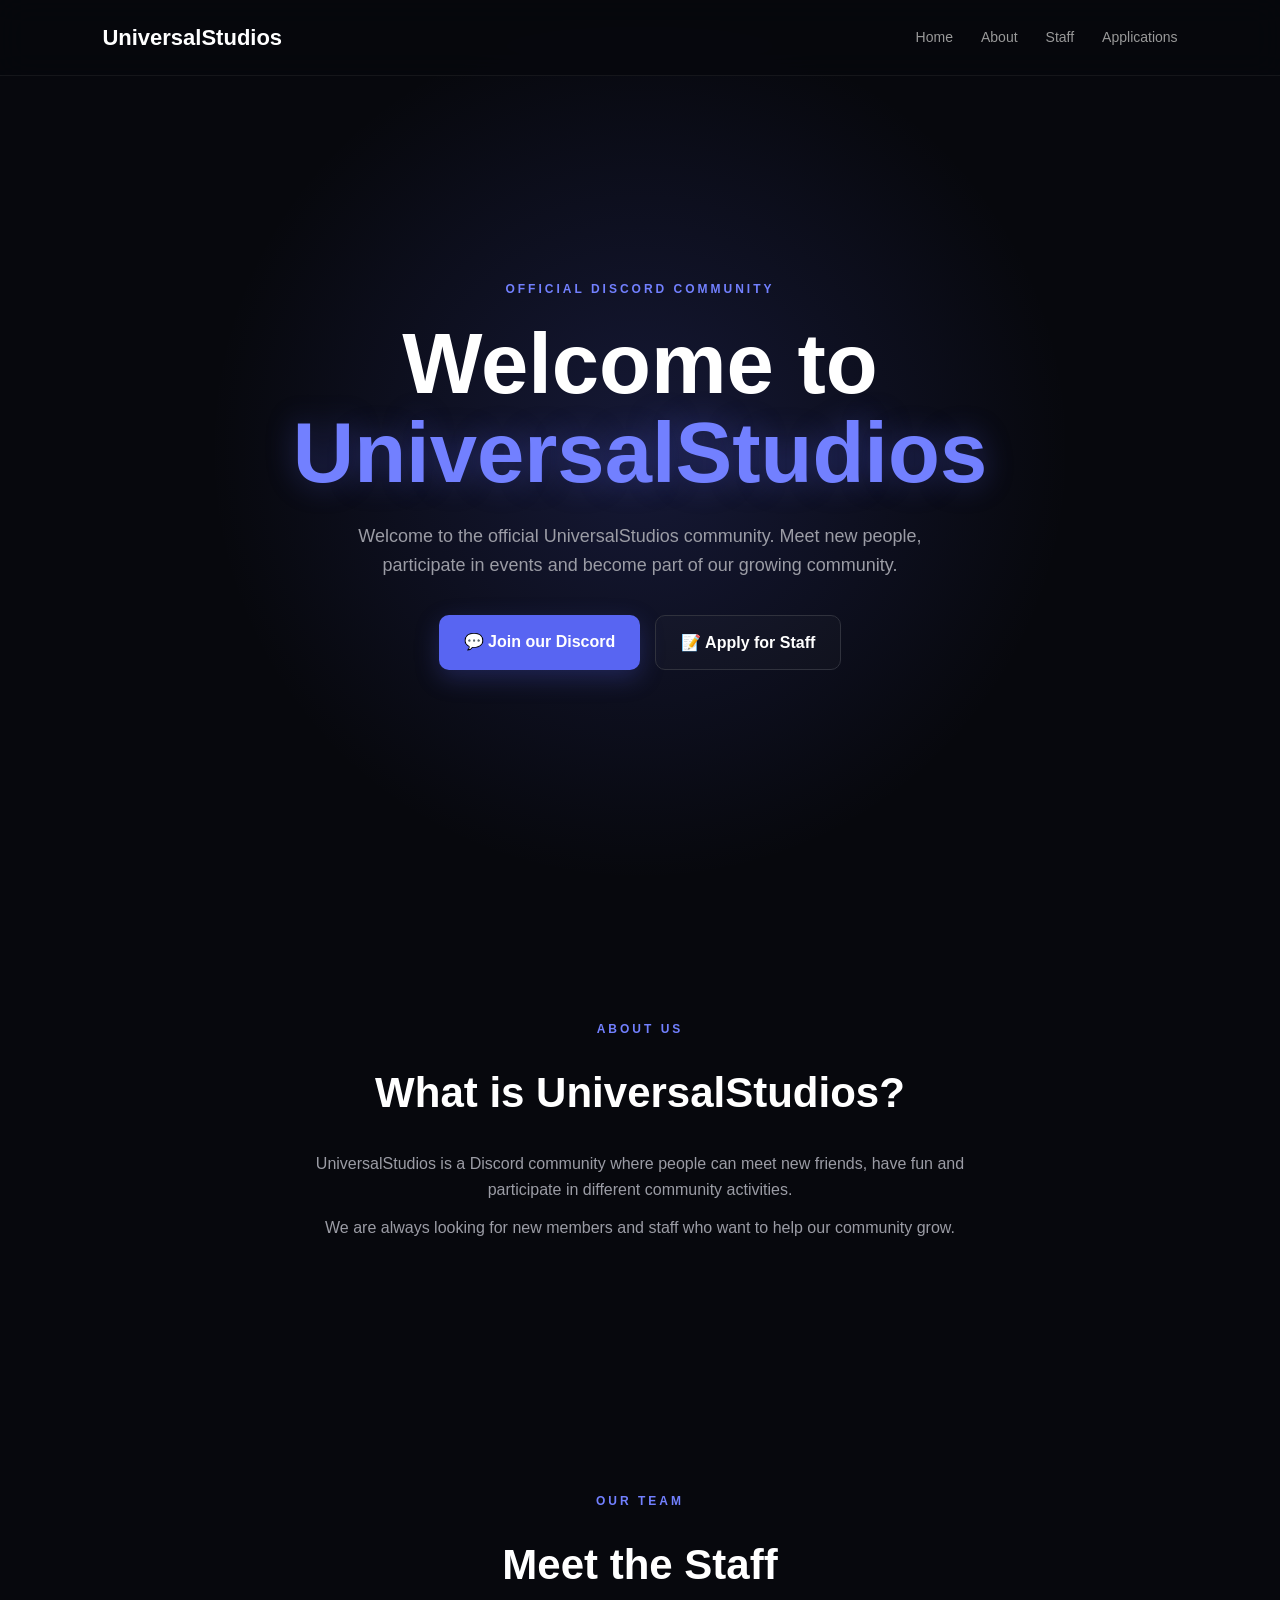
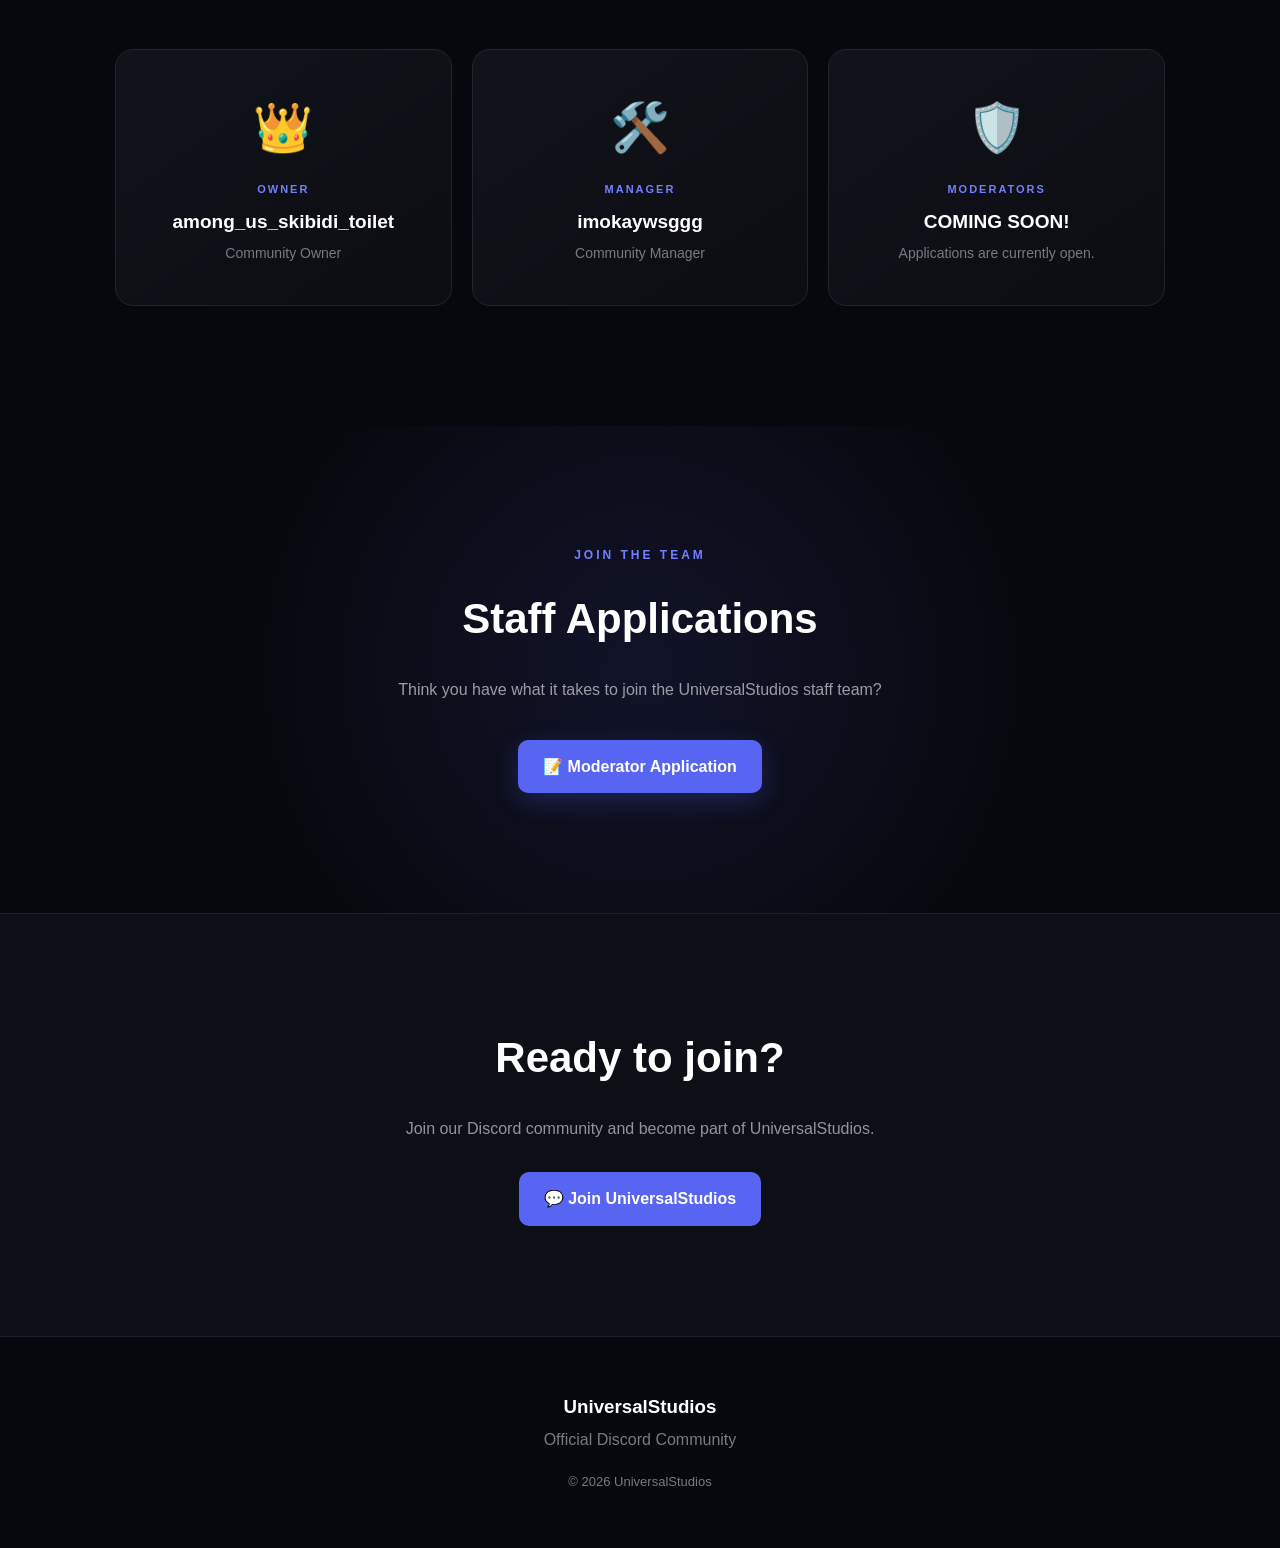
<file: index.html>
<!DOCTYPE html>
<html lang="en">
<head>
    <meta charset="UTF-8">
    <meta name="viewport" content="width=device-width, initial-scale=1.0">

    <title>UniversalStudios | Official Discord</title>

    <link rel="stylesheet" href="style.css">
</head>

<body>

    <nav>
        <div class="logo">UniversalStudios</div>

        <div class="nav-links">
            <a href="#home">Home</a>
            <a href="#about">About</a>
            <a href="#staff">Staff</a>
            <a href="#applications">Applications</a>
        </div>
    </nav>


    <section id="home" class="hero">

        <div class="hero-content">

            <div class="badge">
                OFFICIAL DISCORD COMMUNITY
            </div>

            <h1>
                Welcome to
                <span>UniversalStudios</span>
            </h1>

            <p>
                Welcome to the official UniversalStudios community.
                Meet new people, participate in events and become
                part of our growing community.
            </p>

            <div class="buttons">

                <a
                    class="button primary"
                    href="https://discord.gg/ZQQc3sxdf"
                    target="_blank">
                    💬 Join our Discord
                </a>

                <a
                    class="button secondary"
                    href="https://docs.google.com/forms/d/e/1FAIpQLSfAV4_RHkaSJIVjrkVPSoQIX57ZvJAFMy65SU2ILV1Ou_XuCg/viewform?usp=publish-editor"
                    target="_blank">
                    📝 Apply for Staff
                </a>

            </div>

        </div>

    </section>


    <section id="about" class="section">

        <div class="section-label">
            ABOUT US
        </div>

        <h2>What is UniversalStudios?</h2>

        <p class="section-text">
            UniversalStudios is a Discord community where people
            can meet new friends, have fun and participate in
            different community activities.
        </p>

        <p class="section-text">
            We are always looking for new members and staff who
            want to help our community grow.
        </p>

    </section>


    <section id="staff" class="section">

        <div class="section-label">
            OUR TEAM
        </div>

        <h2>Meet the Staff</h2>

        <div class="staff-grid">

            <div class="staff-card owner">

                <div class="staff-icon">
                    👑
                </div>

                <div class="role">
                    OWNER
                </div>

                <h3>among_us_skibidi_toilet</h3>

                <p>
                    Community Owner
                </p>

            </div>


            <div class="staff-card manager">

                <div class="staff-icon">
                    🛠️
                </div>

                <div class="role">
                    MANAGER
                </div>

                <h3>imokaywsggg</h3>

                <p>
                    Community Manager
                </p>

            </div>


            <div class="staff-card moderator">

                <div class="staff-icon">
                    🛡️
                </div>

                <div class="role">
                    MODERATORS
                </div>

                <h3>COMING SOON!</h3>

                <p>
                    Applications are currently open.
                </p>

            </div>

        </div>

    </section>


    <section id="applications" class="section application-section">

        <div class="section-label">
            JOIN THE TEAM
        </div>

        <h2>Staff Applications</h2>

        <p class="section-text">
            Think you have what it takes to join the
            UniversalStudios staff team?
        </p>

        <a
            class="button primary"
            href="https://docs.google.com/forms/d/e/1FAIpQLSfAV4_RHkaSJIVjrkVPSoQIX57ZvJAFMy65SU2ILV1Ou_XuCg/viewform?usp=publish-editor"
            target="_blank">
            📝 Moderator Application
        </a>

    </section>


    <section class="discord-section">

        <h2>Ready to join?</h2>

        <p>
            Join our Discord community and become part
            of UniversalStudios.
        </p>

        <a
            class="button discord-button"
            href="https://discord.gg/ZQQc3sxdf"
            target="_blank">
            💬 Join UniversalStudios
        </a>

    </section>


    <footer>

        <h3>UniversalStudios</h3>

        <p>
            Official Discord Community
        </p>

        <p class="copyright">
            © 2026 UniversalStudios
        </p>

    </footer>


    <script src="script.js"></script>

</body>
</html>
</file>
<file: style.css>
* {
    margin: 0;
    padding: 0;
    box-sizing: border-box;
}

html {
    scroll-behavior: smooth;
}

body {
    font-family: Arial, Helvetica, sans-serif;
    background: #07080d;
    color: #ffffff;
    line-height: 1.6;
}


/* NAVIGATION */

nav {
    position: fixed;
    top: 0;
    left: 0;

    width: 100%;

    padding: 20px 8%;

    display: flex;
    justify-content: space-between;
    align-items: center;

    background: rgba(7, 8, 13, 0.85);

    backdrop-filter: blur(15px);

    border-bottom: 1px solid rgba(255,255,255,0.06);

    z-index: 1000;
}

.logo {
    font-size: 22px;
    font-weight: 800;
}

.nav-links {
    display: flex;
    gap: 28px;
}

.nav-links a {
    color: #999;
    text-decoration: none;
    font-size: 14px;
    transition: 0.3s;
}

.nav-links a:hover {
    color: #ffffff;
}


/* HERO */

.hero {
    min-height: 100vh;

    display: flex;
    align-items: center;
    justify-content: center;

    text-align: center;

    padding: 130px 20px 80px;

    background:
        radial-gradient(
            circle at center,
            rgba(88,101,242,0.18),
            transparent 55%
        );
}

.hero-content {
    max-width: 850px;
}

.badge,
.section-label {
    color: #7280ff;

    font-size: 12px;

    font-weight: 800;

    letter-spacing: 3px;

    margin-bottom: 20px;
}

.hero h1 {
    font-size: clamp(48px, 8vw, 85px);

    line-height: 1.05;

    margin-bottom: 25px;
}

.hero h1 span {
    display: block;

    color: #7280ff;

    text-shadow:
        0 0 30px rgba(88,101,242,0.35);
}

.hero p {
    color: #9b9ca5;

    font-size: 18px;

    max-width: 650px;

    margin: auto;
}


/* BUTTONS */

.buttons {
    display: flex;

    justify-content: center;

    gap: 15px;

    flex-wrap: wrap;

    margin-top: 35px;
}

.button {
    display: inline-block;

    padding: 14px 25px;

    border-radius: 10px;

    text-decoration: none;

    font-weight: 700;

    transition: 0.3s;
}

.primary {
    background: #5865f2;

    color: white;

    box-shadow:
        0 8px 25px rgba(88,101,242,0.25);
}

.primary:hover {
    transform: translateY(-4px);

    box-shadow:
        0 12px 35px rgba(88,101,242,0.4);
}

.secondary {
    color: white;

    border: 1px solid #30323d;

    background: rgba(255,255,255,0.02);
}

.secondary:hover {
    transform: translateY(-4px);

    background: #151720;
}


/* SECTIONS */

.section {
    max-width: 1100px;

    margin: auto;

    padding: 120px 25px;

    text-align: center;
}

.section h2,
.discord-section h2 {
    font-size: 42px;

    margin-bottom: 25px;
}

.section-text {
    max-width: 700px;

    margin: 12px auto;

    color: #9b9ca5;
}


/* STAFF */

.staff-grid {
    display: grid;

    grid-template-columns:
        repeat(3, 1fr);

    gap: 20px;

    margin-top: 50px;
}

.staff-card {
    padding: 40px 25px;

    background:
        linear-gradient(
            145deg,
            #11131b,
            #0c0d12
        );

    border: 1px solid #22242f;

    border-radius: 18px;

    transition: 0.3s;
}

.staff-card:hover {
    transform: translateY(-8px);

    border-color: #5865f2;

    box-shadow:
        0 15px 40px rgba(0,0,0,0.3);
}

.staff-icon {
    font-size: 48px;

    margin-bottom: 15px;
}

.role {
    font-size: 11px;

    font-weight: 800;

    letter-spacing: 2px;

    color: #7280ff;

    margin-bottom: 8px;
}

.staff-card h3 {
    font-size: 19px;

    margin-bottom: 5px;
}

.staff-card p {
    color: #777985;

    font-size: 14px;
}


/* APPLICATION */

.application-section {
    max-width: none;

    background:
        radial-gradient(
            circle at center,
            rgba(88,101,242,0.12),
            transparent 60%
        );
}

.application-section .button {
    margin-top: 25px;
}


/* DISCORD */

.discord-section {
    text-align: center;

    padding: 110px 20px;

    background: #0d0f16;

    border-top: 1px solid #1d1f28;

    border-bottom: 1px solid #1d1f28;
}

.discord-section p {
    color: #92939d;

    margin-bottom: 30px;
}

.discord-button {
    background: #5865f2;

    color: white;
}


/* FOOTER */

footer {
    text-align: center;

    padding: 55px 20px;

    color: #777985;
}

footer h3 {
    color: white;

    margin-bottom: 5px;
}

.copyright {
    margin-top: 20px;

    font-size: 13px;
}


/* MOBILE */

@media (max-width: 750px) {

    nav {
        padding: 17px 20px;
    }

    .nav-links {
        display: none;
    }

    .hero {
        padding-top: 120px;
    }

    .staff-grid {
        grid-template-columns: 1fr;
    }

    .section h2,
    .discord-section h2 {
        font-size: 32px;
    }

    .hero h1 {
        font-size: 48px;
    }

    .hero p {
        font-size: 16px;
    }

    .button {
        width: 100%;
        max-width: 300px;
    }
}
</file>
